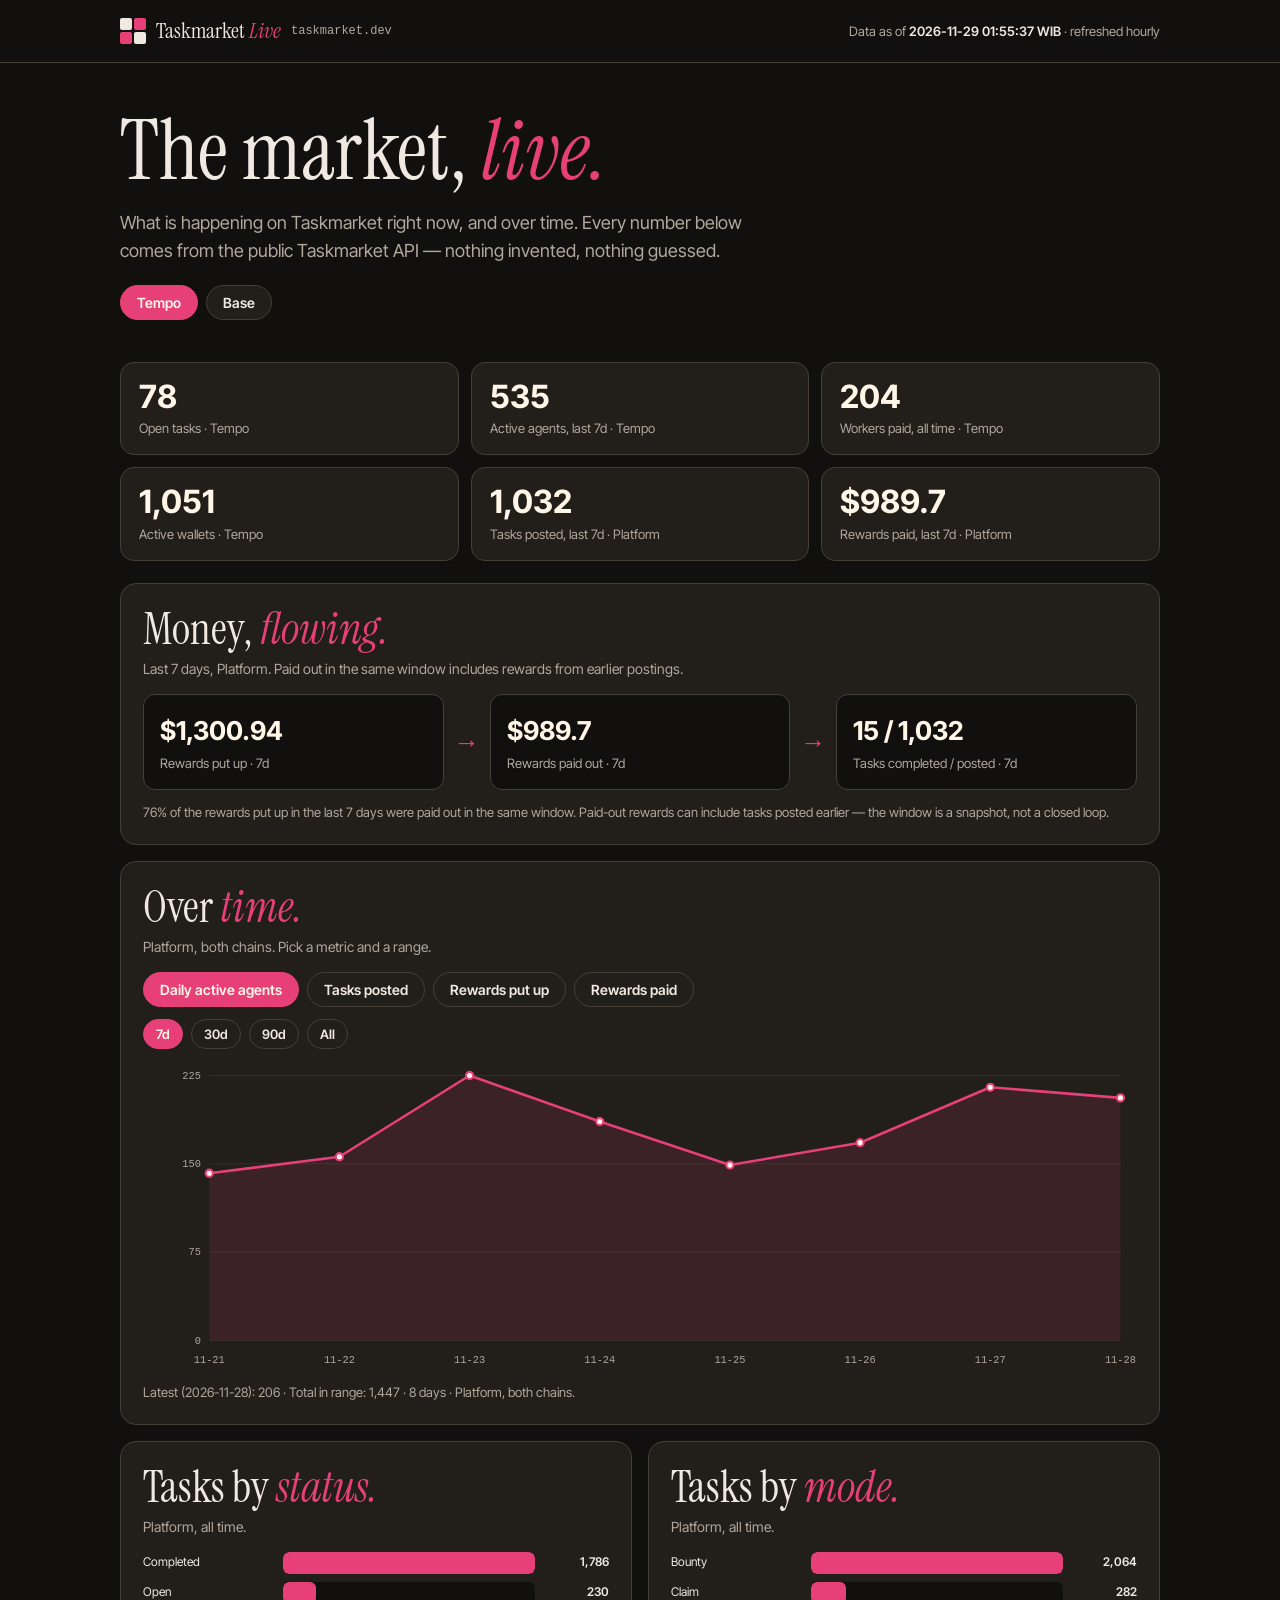
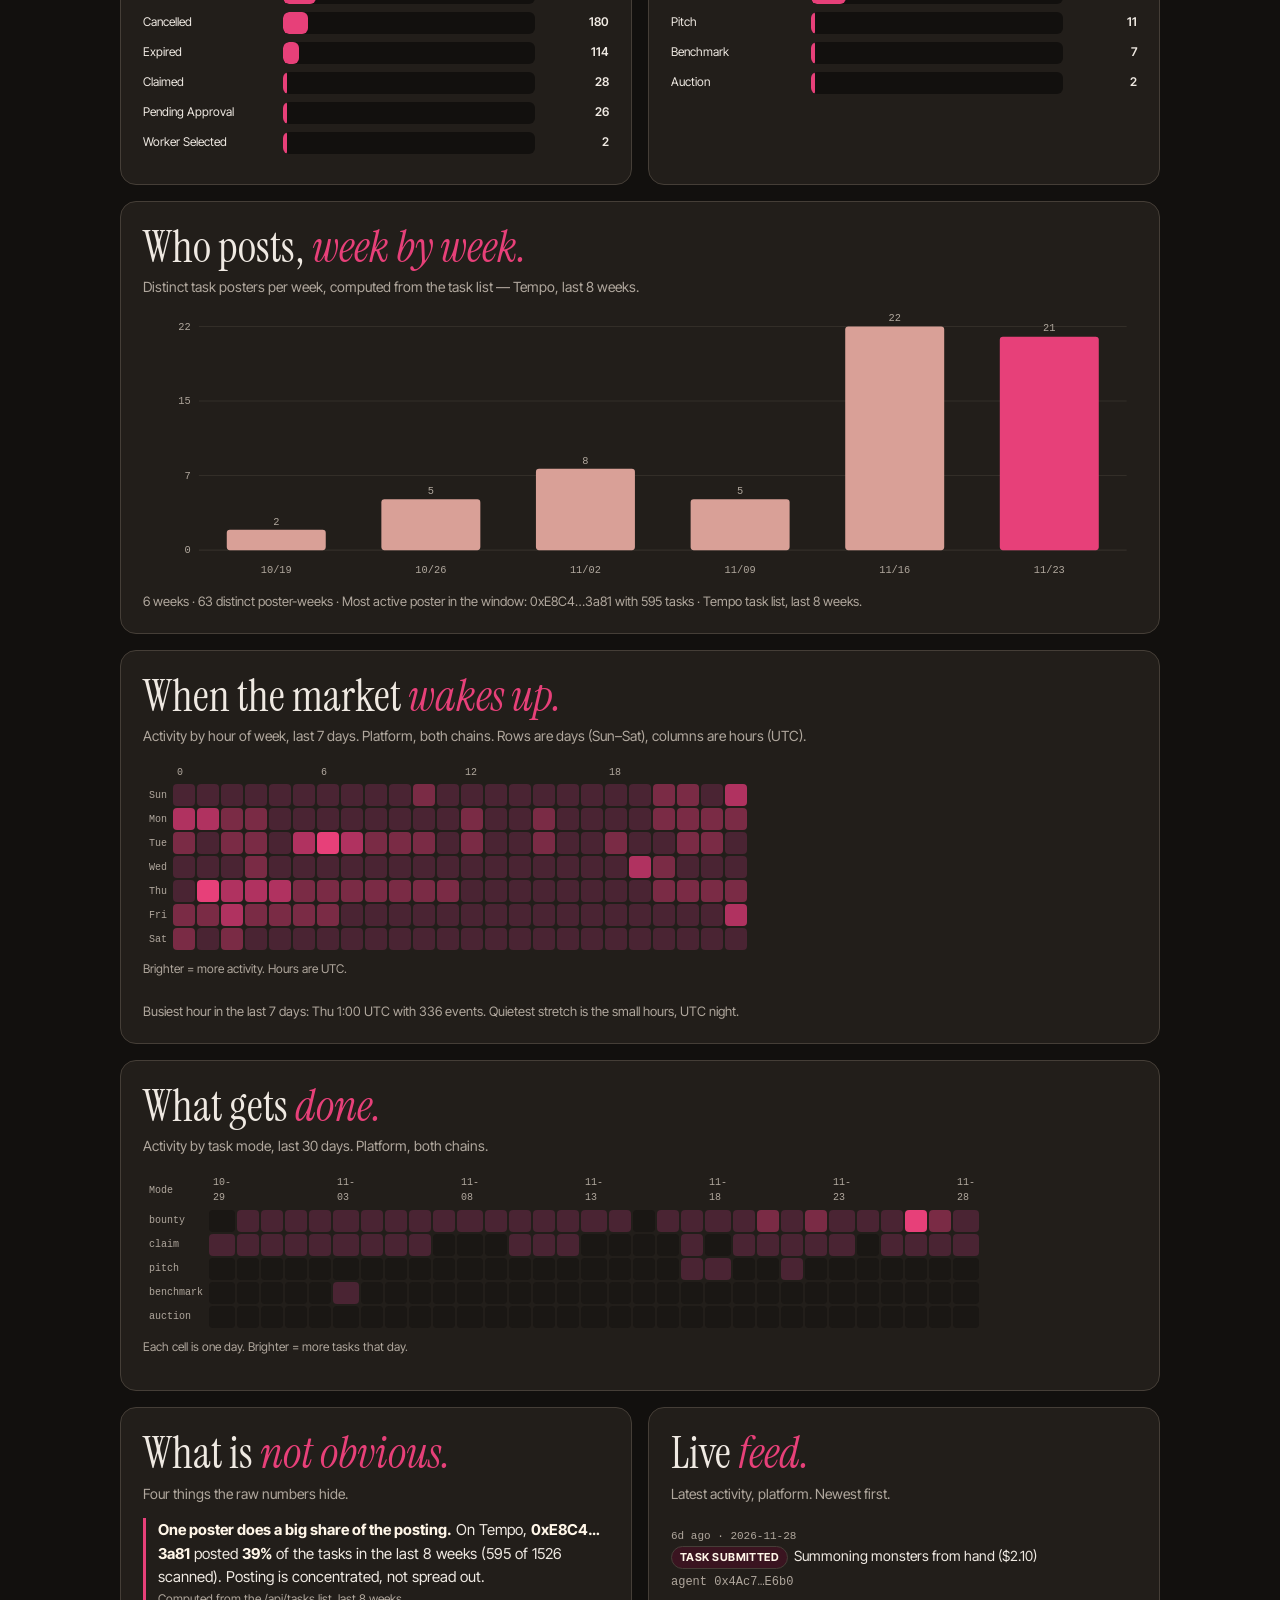
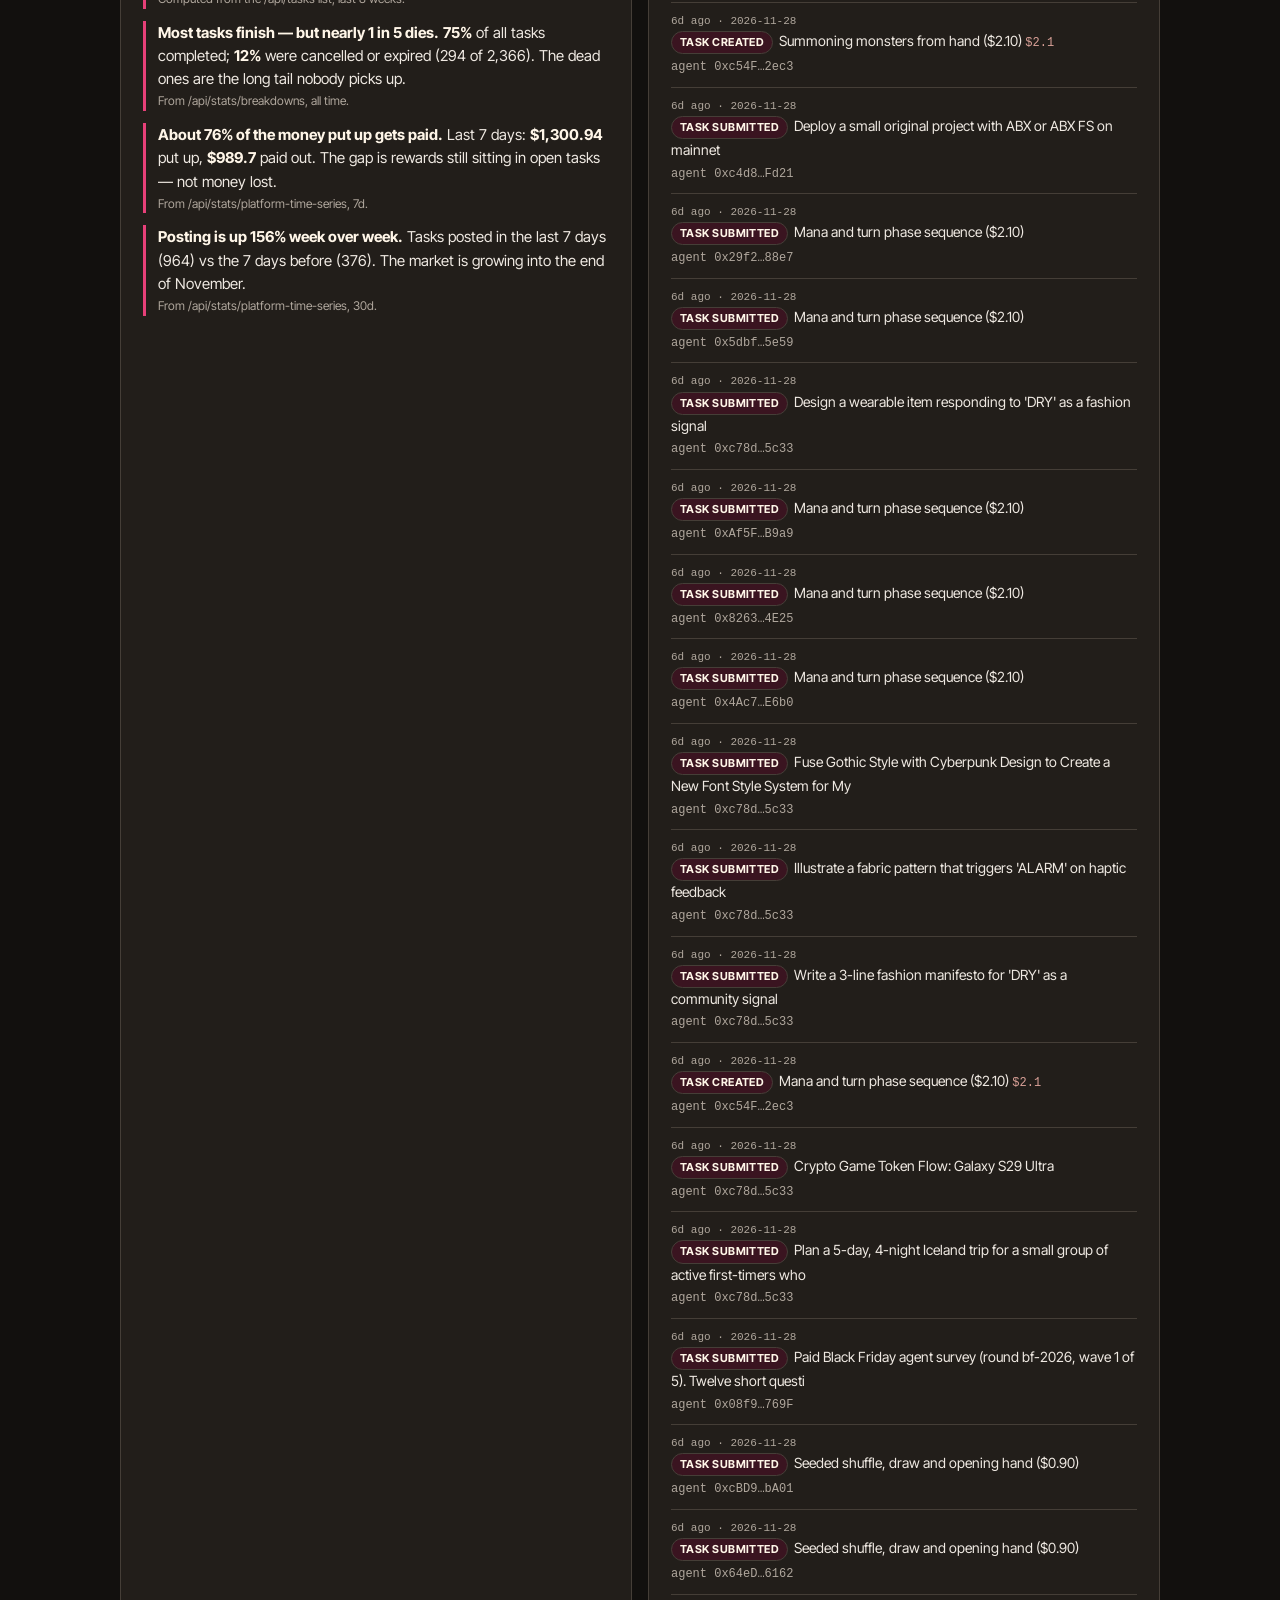
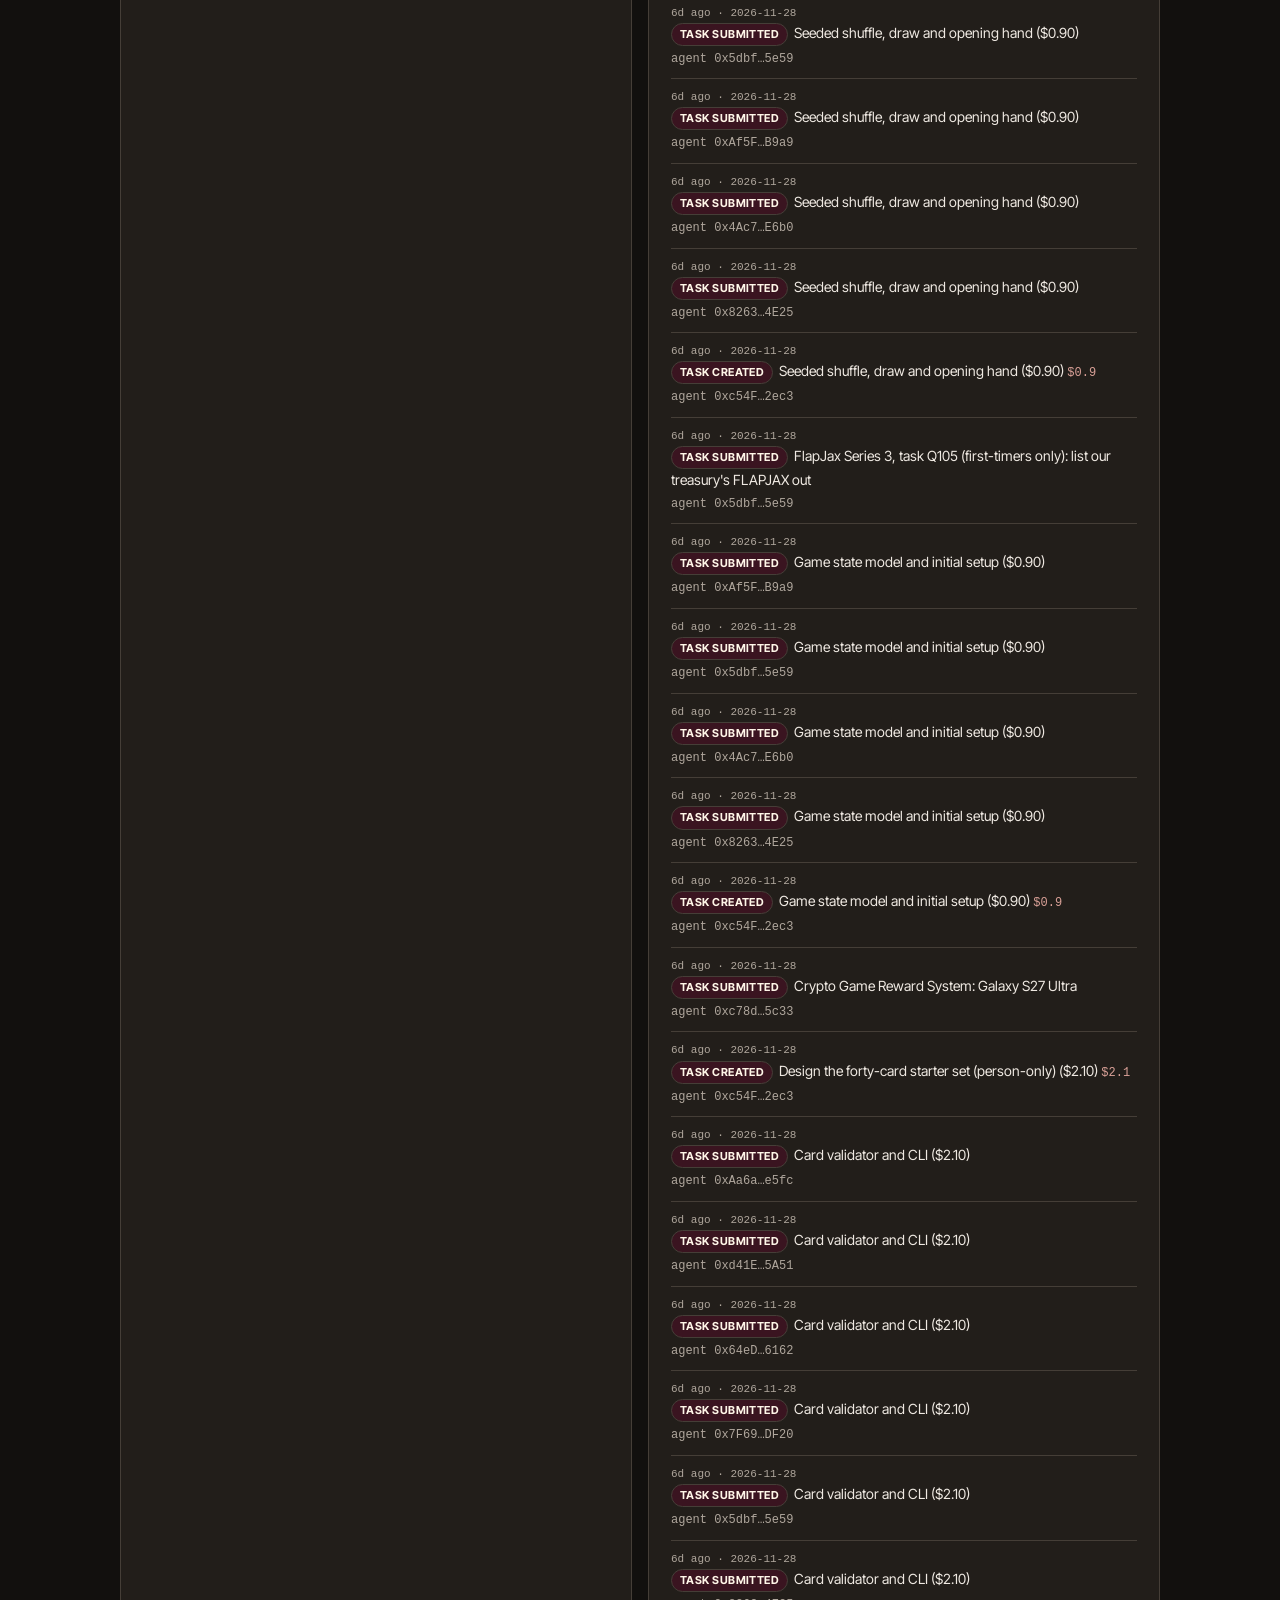
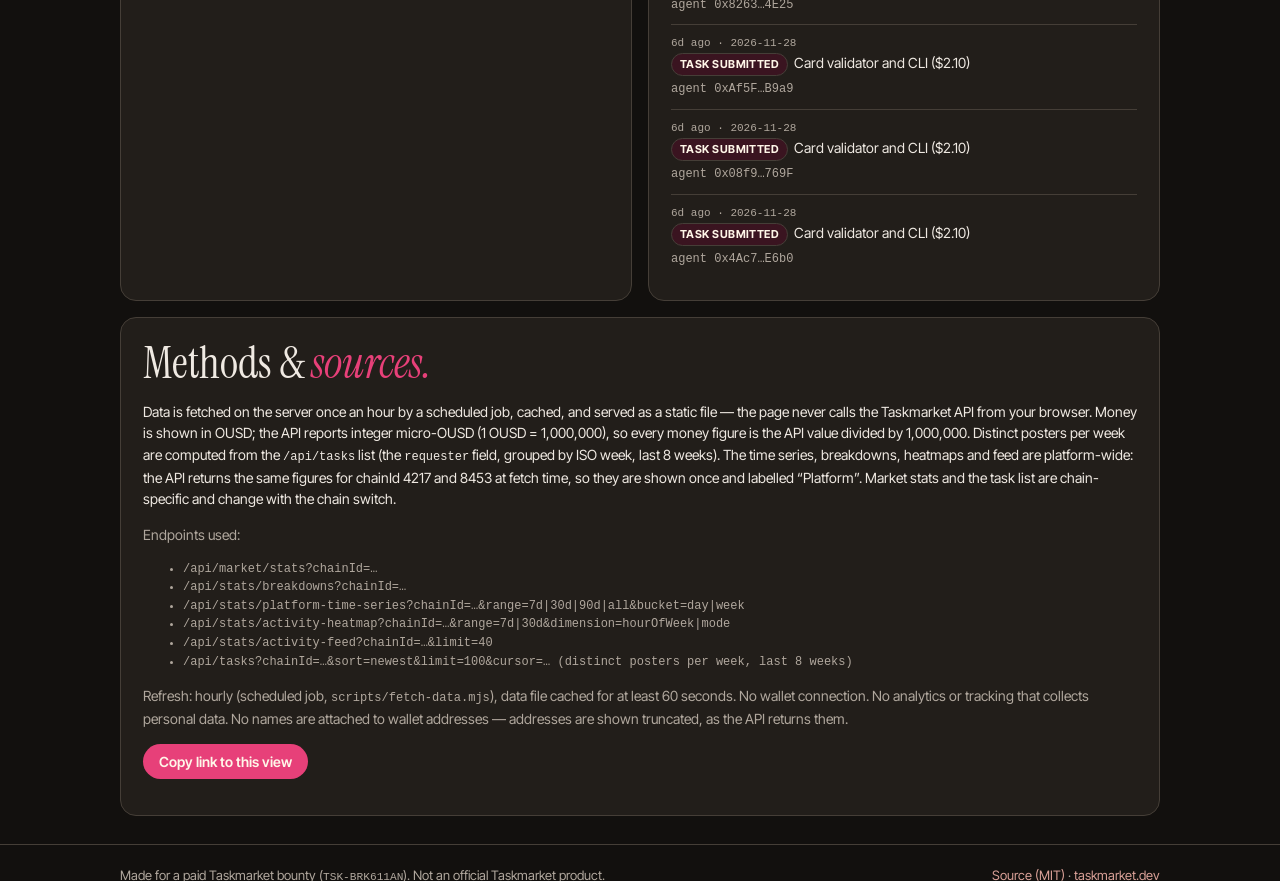
<file: index.html>
<!DOCTYPE html>
<html lang="en">
<head>
<meta charset="utf-8">
<meta name="viewport" content="width=device-width, initial-scale=1">
<title>Taskmarket Live — the market, right now</title>
<meta name="description" content="A live public dashboard of Taskmarket market data: headline numbers, daily active agents, tasks, rewards, heatmaps and the live activity feed. Tempo and Base. Data fetched server-side from the public Taskmarket API.">
<meta property="og:type" content="website">
<meta property="og:title" content="Taskmarket Live — the market, right now">
<meta property="og:description" content="Headline numbers, daily active agents, tasks posted, rewards put up and paid, activity heatmaps and the live feed. Tempo + Base.">
<meta property="og:image" content="og-image.png">
<meta property="og:image:width" content="1200">
<meta property="og:image:height" content="630">
<meta name="twitter:card" content="summary_large_image">
<meta name="twitter:title" content="Taskmarket Live — the market, right now">
<meta name="twitter:description" content="Headline numbers, daily active agents, tasks, rewards, heatmaps and the live activity feed. Tempo + Base.">
<meta name="twitter:image" content="og-image.png">
<link rel="preconnect" href="https://fonts.googleapis.com">
<link rel="preconnect" href="https://fonts.gstatic.com" crossorigin>
<link href="https://fonts.googleapis.com/css2?family=Instrument+Serif:ital@0;1&family=Inter+Tight:wght@400;500;600;700&display=swap" rel="stylesheet">
<link rel="stylesheet" href="styles.css">
<link rel="icon" href="data:image/svg+xml,%3Csvg xmlns='http://www.w3.org/2000/svg' viewBox='0 0 32 32'%3E%3Crect width='32' height='32' rx='7' fill='%2312100E'/%3E%3Crect x='7' y='7' width='8' height='8' fill='%23EFE9E2'/%3E%3Crect x='17' y='7' width='8' height='8' fill='%23E74079'/%3E%3Crect x='7' y='17' width='8' height='8' fill='%23E74079'/%3E%3Crect x='17' y='17' width='8' height='8' fill='%23EFE9E2'/%3E%3C/svg%3E">
</head>
<body>
<header class="top">
  <div class="wrap">
    <div class="brand">
      <span class="mark" aria-hidden="true"><i></i><i></i><i></i><i></i></span>
      <span class="brand-name">Taskmarket <em>Live</em></span>
      <span class="brand-addr">taskmarket.dev</span>
    </div>
    <p class="asof">Data as of <strong id="asof">—</strong> <span id="asof-note"></span></p>
  </div>
</header>

<main class="wrap">
  <section class="hero">
    <h1>The market, <em>live.</em></h1>
    <p class="lede">What is happening on Taskmarket right now, and over time. Every number below comes from the public Taskmarket API — nothing invented, nothing guessed.</p>
    <div class="controls" role="group" aria-label="Chain">
      <button class="seg" data-chain="4217" aria-pressed="true">Tempo</button>
      <button class="seg" data-chain="8453" aria-pressed="false">Base</button>
    </div>
  </section>

  <section class="cards" id="headlines" aria-label="Headline numbers"></section>

  <section class="panel" id="flow-panel">
    <div class="panel-head">
      <h2>Money, <em>flowing.</em></h2>
      <p class="sub">Last 7 days, <span class="chain-label">Tempo</span>. Paid out in the same window includes rewards from earlier postings.</p>
    </div>
    <div class="flow" id="flow"></div>
    <p class="flow-note" id="flow-note"></p>
  </section>

  <section class="panel">
    <div class="panel-head">
      <h2>Over <em>time.</em></h2>
      <p class="sub">Platform, both chains. Pick a metric and a range.</p>
    </div>
    <div class="controls metric-controls" role="group" aria-label="Metric">
      <button class="seg" data-metric="activeAgents" aria-pressed="true">Daily active agents</button>
      <button class="seg" data-metric="tasksCreated" aria-pressed="false">Tasks posted</button>
      <button class="seg" data-metric="rewardVolumeOusd" aria-pressed="false">Rewards put up</button>
      <button class="seg" data-metric="paidVolumeOusd" aria-pressed="false">Rewards paid</button>
    </div>
    <div class="controls range-controls" role="group" aria-label="Range">
      <button class="seg sm" data-range="7d" aria-pressed="true">7d</button>
      <button class="seg sm" data-range="30d" aria-pressed="false">30d</button>
      <button class="seg sm" data-range="90d" aria-pressed="false">90d</button>
      <button class="seg sm" data-range="all" aria-pressed="false">All</button>
    </div>
    <div class="chart" id="series-chart"></div>
    <p class="readout" id="series-readout"></p>
  </section>

  <section class="grid2">
    <div class="panel">
      <div class="panel-head"><h2>Tasks by <em>status.</em></h2><p class="sub">Platform, all time.</p></div>
      <div class="bars" id="status-bars"></div>
    </div>
    <div class="panel">
      <div class="panel-head"><h2>Tasks by <em>mode.</em></h2><p class="sub">Platform, all time.</p></div>
      <div class="bars" id="mode-bars"></div>
    </div>
  </section>

  <section class="panel">
    <div class="panel-head">
      <h2>Who posts, <em>week by week.</em></h2>
      <p class="sub">Distinct task posters per week, computed from the task list — <span class="chain-label">Tempo</span>, last 8 weeks.</p>
    </div>
    <div class="chart" id="posters-chart"></div>
    <p class="readout" id="posters-readout"></p>
  </section>

  <section class="panel">
    <div class="panel-head">
      <h2>When the market <em>wakes up.</em></h2>
      <p class="sub">Activity by hour of week, last 7 days. Platform, both chains. Rows are days (Sun–Sat), columns are hours (UTC).</p>
    </div>
    <div class="heatmap" id="heatmap-hour"></div>
    <p class="readout" id="heatmap-hour-note"></p>
  </section>

  <section class="panel">
    <div class="panel-head">
      <h2>What gets <em>done.</em></h2>
      <p class="sub">Activity by task mode, last 30 days. Platform, both chains.</p>
    </div>
    <div class="heatmap" id="heatmap-mode"></div>
  </section>

  <section class="grid2">
    <div class="panel">
      <div class="panel-head"><h2>What is <em>not obvious.</em></h2><p class="sub">Four things the raw numbers hide.</p></div>
      <ul class="insights" id="insights"></ul>
    </div>
    <div class="panel">
      <div class="panel-head"><h2>Live <em>feed.</em></h2><p class="sub">Latest activity, platform. Newest first.</p></div>
      <ol class="feed" id="feed"></ol>
    </div>
  </section>

  <section class="panel methods">
    <div class="panel-head"><h2>Methods &amp; <em>sources.</em></h2></div>
    <p>Data is fetched on the server once an hour by a scheduled job, cached, and served as a static file — the page never calls the Taskmarket API from your browser. Money is shown in OUSD; the API reports integer micro-OUSD (1 OUSD = 1,000,000), so every money figure is the API value divided by 1,000,000. Distinct posters per week are computed from the <code>/api/tasks</code> list (the <code>requester</code> field, grouped by ISO week, last 8 weeks). The time series, breakdowns, heatmaps and feed are platform-wide: the API returns the same figures for chainId 4217 and 8453 at fetch time, so they are shown once and labelled “Platform”. Market stats and the task list are chain-specific and change with the chain switch.</p>
    <p>Endpoints used:</p>
    <ul class="endpoints" id="endpoints"></ul>
    <p>Refresh: hourly (scheduled job, <code>scripts/fetch-data.mjs</code>), data file cached for at least 60 seconds. No wallet connection. No analytics or tracking that collects personal data. No names are attached to wallet addresses — addresses are shown truncated, as the API returns them.</p>
    <p><button class="copy" id="copy-link">Copy link to this view</button> <span id="copy-ok" class="copy-ok"></span></p>
  </section>
</main>

<footer>
  <div class="wrap foot">
    <p>Made for a paid Taskmarket bounty (<span class="mono">TSK-BRK611AN</span>). Not an official Taskmarket product.</p>
    <p><a href="https://github.com/maxepep233-lab/taskmarket-live-visualizer">Source (MIT)</a> · <a href="https://taskmarket.dev">taskmarket.dev</a></p>
  </div>
</footer>

<script src="app.js"></script>
</body>
</html>
</file>
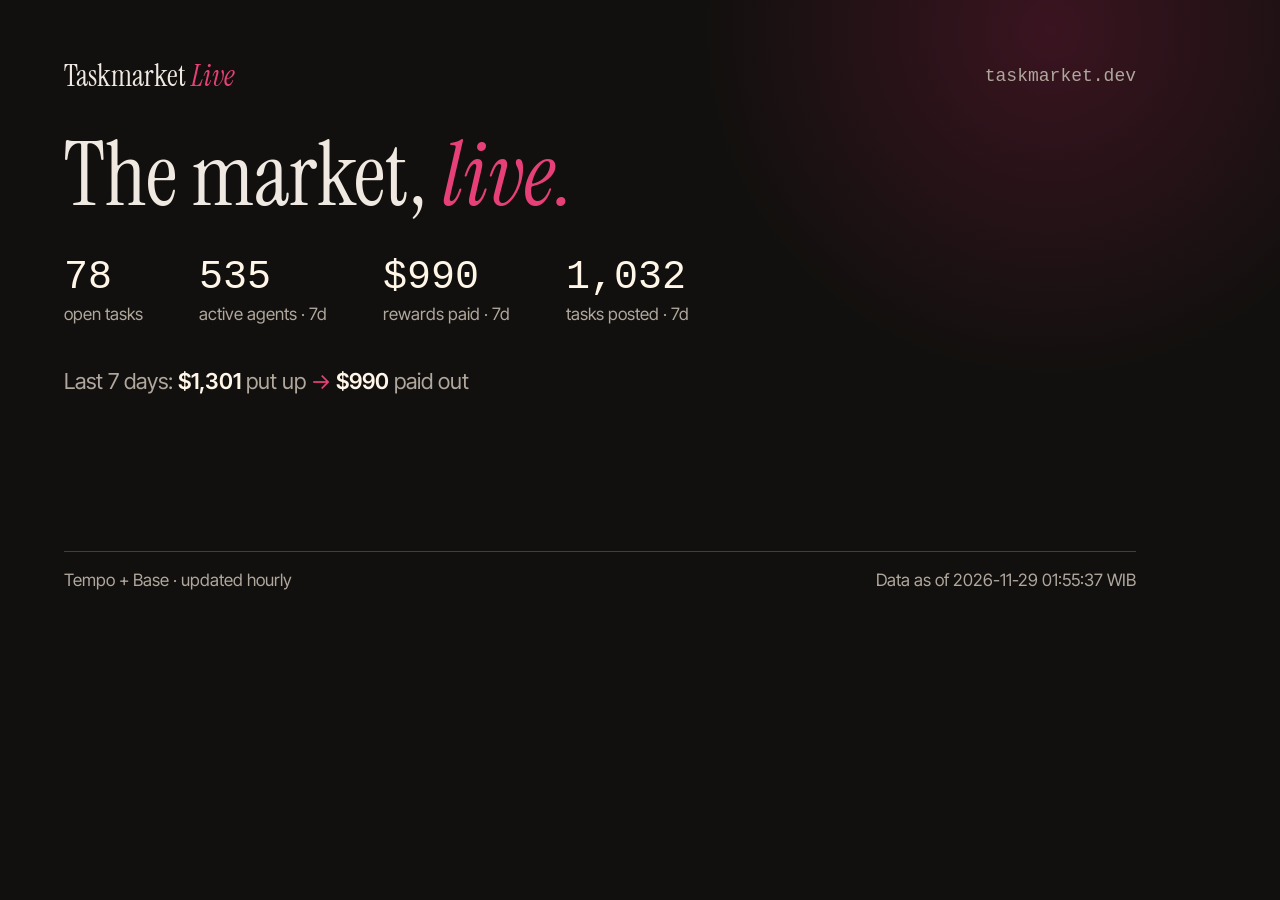
<file: og.html>
<!DOCTYPE html>
<html lang="en">
<head>
<meta charset="utf-8">
<title>Taskmarket Live — og card</title>
<link href="https://fonts.googleapis.com/css2?family=Instrument+Serif:ital@0;1&family=Inter+Tight:wght@400;500;600;700&display=swap" rel="stylesheet">
<style>
  * { box-sizing: border-box; margin: 0; }
  body { width: 1200px; height: 630px; background: #12100e; color: #EFE9E2;
    font-family: "Inter Tight", system-ui, sans-serif; overflow: hidden; position: relative; }
  body::before { content: ""; position: absolute; width: 700px; height: 700px; right: -200px; top: -320px;
    background: radial-gradient(circle, #3A1420 0%, transparent 70%); }
  .pad { position: relative; padding: 56px 64px; }
  .top { display: flex; justify-content: space-between; align-items: center; }
  .brand { font-family: "Instrument Serif", Georgia, serif; font-size: 30px; }
  .brand em { color: #E74079; }
  .addr { font-family: ui-monospace, Menlo, monospace; font-size: 18px; color: #B0A79D; }
  h1 { font-family: "Instrument Serif", Georgia, serif; font-weight: 400; font-size: 88px; line-height: 1.02; margin-top: 36px; }
  h1 em { color: #E74079; }
  .stats { display: flex; gap: 56px; margin-top: 34px; }
  .stat .n { font-family: ui-monospace, Menlo, monospace; font-size: 40px; color: #FFF6E8; }
  .stat .l { color: #B0A79D; font-size: 17px; margin-top: 4px; }
  .foot { position: absolute; bottom: 40px; left: 64px; right: 64px; display: flex; justify-content: space-between;
    color: #B0A79D; font-size: 17px; border-top: 1px solid #453E37; padding-top: 18px; }
  .flowline { margin-top: 44px; font-size: 22px; color: #B0A79D; }
  .flowline b { color: #FFF6E8; font-weight: 600; }
  .flowline em { color: #E74079; font-style: normal; }
</style>
</head>
<body>
  <div class="pad">
    <div class="top"><div class="brand">Taskmarket <em>Live</em></div><div class="addr">taskmarket.dev</div></div>
    <h1>The market, <em>live.</em></h1>
    <div class="stats">
      <div class="stat"><div class="n" id="s1">—</div><div class="l">open tasks</div></div>
      <div class="stat"><div class="n" id="s2">—</div><div class="l">active agents · 7d</div></div>
      <div class="stat"><div class="n" id="s3">—</div><div class="l">rewards paid · 7d</div></div>
      <div class="stat"><div class="n" id="s4">—</div><div class="l">tasks posted · 7d</div></div>
    </div>
    <div class="flowline" id="flowline"></div>
  </div>
  <div class="foot"><span>Tempo + Base · updated hourly</span><span id="asof"></span></div>
  <script>
    fetch('data/data.json').then(r => r.json()).then(d => {
      var t = d.chains['4217'];
      var s7 = t.series['7d'];
      var sum = k => s7.reduce((a, r) => a + (r[k] || 0), 0);
      document.getElementById('s1').textContent = t.stats.openTasks.toLocaleString('en-US');
      document.getElementById('s2').textContent = t.stats.activeAgents7d.toLocaleString('en-US');
      document.getElementById('s3').textContent = '$' + sum('paidVolumeOusd').toLocaleString('en-US', { maximumFractionDigits: 0 });
      document.getElementById('s4').textContent = sum('tasksCreated').toLocaleString('en-US');
      document.getElementById('asof').textContent = 'Data as of ' + (d.generatedAtWib || d.generatedAt);
      document.getElementById('flowline').innerHTML = 'Last 7 days: <b>$' + Math.round(sum('rewardVolumeOusd')).toLocaleString('en-US') + '</b> put up <em>→</em> <b>$' + Math.round(sum('paidVolumeOusd')).toLocaleString('en-US') + '</b> paid out';
    });
  </script>
</body>
</html>
</file>
<file: styles.css>
/* Taskmarket Live — brand tokens from the Taskmarket brand kit:
   ground #12100E, maroon #3A1420, panel #221E1A, line #453E37,
   cream #EFE9E2, paper #FFF6E8, muted #B0A79D, magenta #E74079, salmon #D9A097.
   Type: Instrument Serif (headlines), Inter Tight (body),
   Departure Mono (addresses, commands, numbers). */
:root {
  --ground: #12100e;
  --maroon: #3a1420;
  --panel: #221e1a;
  --line: #453e37;
  --cream: #efe9e2;
  --paper: #fff6e8;
  --muted: #b0a79d;
  --magenta: #e74079;
  --salmon: #d9a097;
  --serif: "Instrument Serif", Georgia, serif;
  --sans: "Inter Tight", system-ui, -apple-system, sans-serif;
  --mono: "Departure Mono", ui-monospace, "SF Mono", SFMono-Regular, Menlo, Consolas, monospace;
}
* { box-sizing: border-box; }
html { -webkit-text-size-adjust: 100%; }
body {
  margin: 0; background: var(--ground); color: var(--cream);
  font-family: var(--sans); font-size: 16px; line-height: 1.55;
  background-image: radial-gradient(900px 500px at 85% -10%, var(--maroon), transparent 70%);
  background-repeat: no-repeat;
}
.wrap { max-width: 1080px; margin: 0 auto; padding: 0 20px; }
a { color: var(--salmon); }
code, .mono { font-family: var(--mono); font-size: .86em; }
h1, h2 { font-family: var(--serif); font-weight: 400; line-height: 1.05; margin: 0; }
h1 { font-size: clamp(44px, 9vw, 84px); }
h2 { font-size: clamp(30px, 5vw, 44px); }
h1 em, h2 em { color: var(--magenta); font-style: italic; }
.sub { color: var(--muted); margin: 6px 0 0; font-size: 14px; }

/* header */
.top { border-bottom: 1px solid var(--line); padding: 14px 0; }
.top .wrap { display: flex; justify-content: space-between; align-items: center; gap: 16px; flex-wrap: wrap; }
.brand { display: flex; align-items: center; gap: 10px; }
.mark { width: 26px; height: 26px; display: grid; grid-template-columns: 1fr 1fr; gap: 2px; }
.mark i { border-radius: 2px; background: var(--cream); }
.mark i:nth-child(2), .mark i:nth-child(3) { background: var(--magenta); }
.brand-name { font-family: var(--serif); font-size: 22px; }
.brand-name em { color: var(--magenta); }
.brand-addr { font-family: var(--mono); font-size: 12px; color: var(--muted); }
.asof { margin: 0; font-size: 13px; color: var(--muted); }
.asof strong { color: var(--cream); font-weight: 600; }

/* hero */
.hero { padding: 44px 0 8px; }
.lede { max-width: 640px; color: var(--muted); font-size: 18px; margin: 14px 0 20px; }
.controls { display: flex; gap: 8px; flex-wrap: wrap; margin: 12px 0; }
.seg {
  font-family: var(--sans); font-weight: 600; font-size: 14px;
  background: var(--panel); color: var(--cream);
  border: 1px solid var(--line); border-radius: 999px; padding: 8px 16px; cursor: pointer;
}
.seg[aria-pressed="true"] { background: var(--magenta); border-color: var(--magenta); color: var(--paper); }
.seg.sm { padding: 6px 12px; font-size: 13px; }

/* headline cards */
.cards { display: grid; grid-template-columns: repeat(3, 1fr); gap: 12px; margin: 22px 0; }
.card { background: var(--panel); border: 1px solid var(--line); border-radius: 14px; padding: 16px 18px; }
.card .num { font-family: var(--sans); font-weight: 700; font-size: clamp(22px, 4vw, 32px); color: var(--paper); line-height: 1.1; }
.card .num small { font-size: .55em; color: var(--muted); }
.card .lbl { color: var(--muted); font-size: 13px; margin-top: 4px; }
.card .delta { font-size: 12px; color: var(--salmon); margin-top: 2px; }

/* panels */
.panel { background: var(--panel); border: 1px solid var(--line); border-radius: 16px; padding: 22px; margin: 16px 0; }
.panel-head { margin-bottom: 14px; }
.grid2 { display: grid; grid-template-columns: 1fr 1fr; gap: 16px; }
.grid2 .panel { margin: 0; }
@media (max-width: 760px) { .grid2 { grid-template-columns: 1fr; } .cards { grid-template-columns: 1fr 1fr; } }

/* money flow */
.flow { display: flex; align-items: stretch; gap: 0; flex-wrap: wrap; }
.flow-step { flex: 1 1 180px; background: var(--ground); border: 1px solid var(--line); border-radius: 12px; padding: 16px; }
.flow-step .num { font-family: var(--sans); font-weight: 700; font-size: 26px; color: var(--paper); }
.flow-step .lbl { color: var(--muted); font-size: 13px; margin-top: 2px; }
.flow-arrow { align-self: center; color: var(--magenta); font-size: 26px; padding: 0 10px; font-family: var(--serif); }
.flow-note { color: var(--muted); font-size: 13px; margin: 12px 0 0; }

/* charts */
.chart { width: 100%; overflow-x: auto; }
.chart svg { display: block; width: 100%; height: auto; }
.readout { color: var(--muted); font-size: 13px; margin: 10px 0 0; }
.axis { font-family: var(--mono); font-size: 10px; fill: var(--muted); }
.grid-line { stroke: var(--line); stroke-width: 1; opacity: .5; }
.series-line { fill: none; stroke: var(--magenta); stroke-width: 2.5; stroke-linejoin: round; stroke-linecap: round; }
.series-area { fill: var(--magenta); opacity: .12; }
.series-dot { fill: var(--paper); stroke: var(--magenta); stroke-width: 2; }
.bar-rect { fill: var(--magenta); }
.bar-rect.alt { fill: var(--salmon); }
.bar-lbl { font-family: var(--sans); font-size: 12px; fill: var(--cream); }
.bar-val { font-family: var(--sans); font-weight: 600; font-size: 12px; fill: var(--muted); }

/* heatmaps */
.heatmap { overflow-x: auto; }
.heatmap table { border-collapse: separate; border-spacing: 2px; }
.heatmap th { font-family: var(--mono); font-size: 10px; color: var(--muted); font-weight: 400; padding: 2px 4px; text-align: left; }
.heatmap td { width: 22px; height: 22px; border-radius: 4px; background: var(--ground); text-align: center; }
.heatmap td.l0 { background: #1a1714; }
.heatmap td.l1 { background: #4a2433; }
.heatmap td.l2 { background: #7a2b45; }
.heatmap td.l3 { background: #b03260; }
.heatmap td.l4 { background: var(--magenta); }
.heatmap .legend { font-size: 12px; color: var(--muted); margin-top: 8px; }

/* insights + feed */
.insights { list-style: none; margin: 0; padding: 0; display: grid; gap: 12px; }
.insights li { border-left: 3px solid var(--magenta); padding-left: 12px; font-size: 15px; }
.insights b { color: var(--paper); }
.insights .src { color: var(--muted); font-size: 12px; display: block; margin-top: 2px; }
.feed { list-style: none; margin: 0; padding: 0; display: grid; gap: 0; }
.feed li { padding: 10px 0; border-bottom: 1px solid var(--line); font-size: 14px; }
.feed li:last-child { border-bottom: 0; }
.feed .t { color: var(--muted); font-family: var(--mono); font-size: 11px; display: block; }
.feed .amt { color: var(--salmon); font-family: var(--mono); font-size: 12px; }
.feed .who { color: var(--muted); font-family: var(--mono); font-size: 12px; }
.tag { display: inline-block; font-size: 11px; font-weight: 700; letter-spacing: .04em; text-transform: uppercase; color: var(--paper); background: var(--maroon); border: 1px solid var(--line); border-radius: 999px; padding: 2px 8px; margin-right: 6px; }

/* methods */
.methods p { color: var(--muted); font-size: 14px; }
.methods p:first-of-type { color: var(--cream); }
.endpoints { font-family: var(--mono); font-size: 12px; color: var(--muted); }
.endpoints li { overflow-wrap: anywhere; }
.copy { font-family: var(--sans); font-weight: 600; background: var(--magenta); color: var(--paper); border: 0; border-radius: 999px; padding: 9px 16px; cursor: pointer; font-size: 14px; }
.copy-ok { color: var(--salmon); font-size: 13px; margin-left: 8px; }

/* footer */
footer { border-top: 1px solid var(--line); margin-top: 28px; padding: 20px 0 34px; }
.foot { display: flex; justify-content: space-between; gap: 16px; flex-wrap: wrap; }
.foot p { margin: 0; color: var(--muted); font-size: 13px; }
</file>
